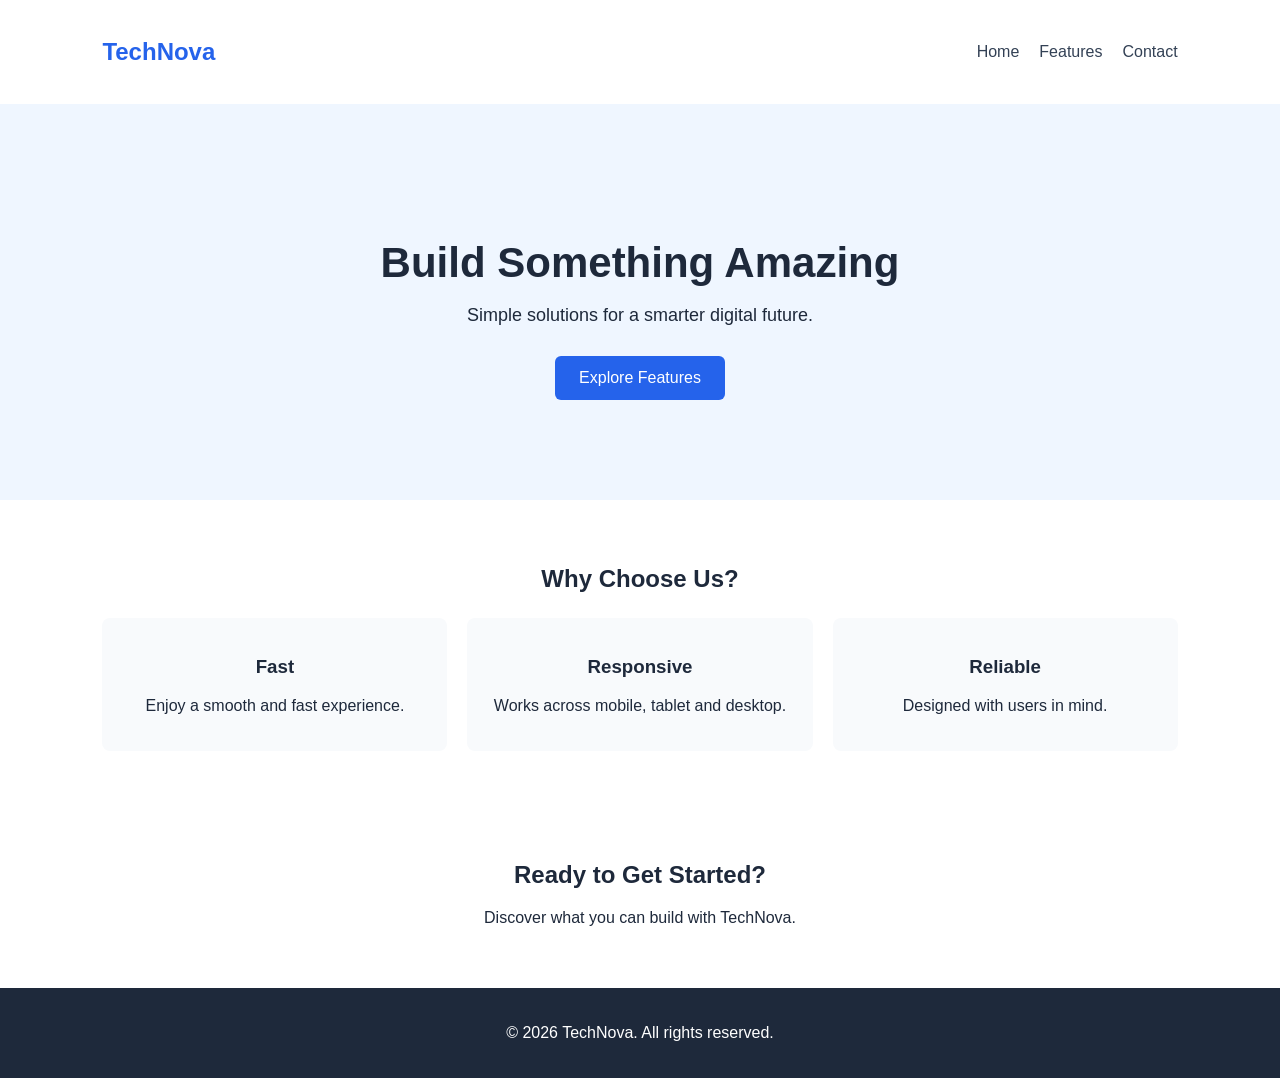
<file: Landing Page/index.html>
<!DOCTYPE html>
<html lang="en">
<head>
    <meta charset="UTF-8">
    <meta name="viewport" content="width=device-width, initial-scale=1.0">
    <title>Landing Page</title>
    <link rel="stylesheet" href="style.css">
</head>
<body>
    <header class="navbar">
        <h2>TechNova</h2>
        <nav>
            <a href="#home">Home</a>
            <a href="#features">Features</a>
            <a href="#contact">Contact</a>
        </nav>
    </header>

    <main>
        <section class="hero" id="home">
            <h1>Build Something Amazing</h1>
            <p>Simple solutions for a smarter digital future.</p>
            <a class="button" href="#features">Explore Features</a>
        </section>

        <section class="features" id="features">
            <h2>Why Choose Us?</h2>
            <div class="feature-list">
                <article>
                    <h3>Fast</h3>
                    <p>Enjoy a smooth and fast experience.</p>
                </article>
                <article>
                    <h3>Responsive</h3>
                    <p>Works across mobile, tablet and desktop.</p>
                </article>
                <article>
                    <h3>Reliable</h3>
                    <p>Designed with users in mind.</p>
                </article>
            </div>
        </section>

        <section class="contact" id="contact">
            <h2>Ready to Get Started?</h2>
            <p>Discover what you can build with TechNova.</p>
        </section>
    </main>

    <footer>
        <p>&copy; 2026 TechNova. All rights reserved.</p>
    </footer>
</body>
</html>
</file>
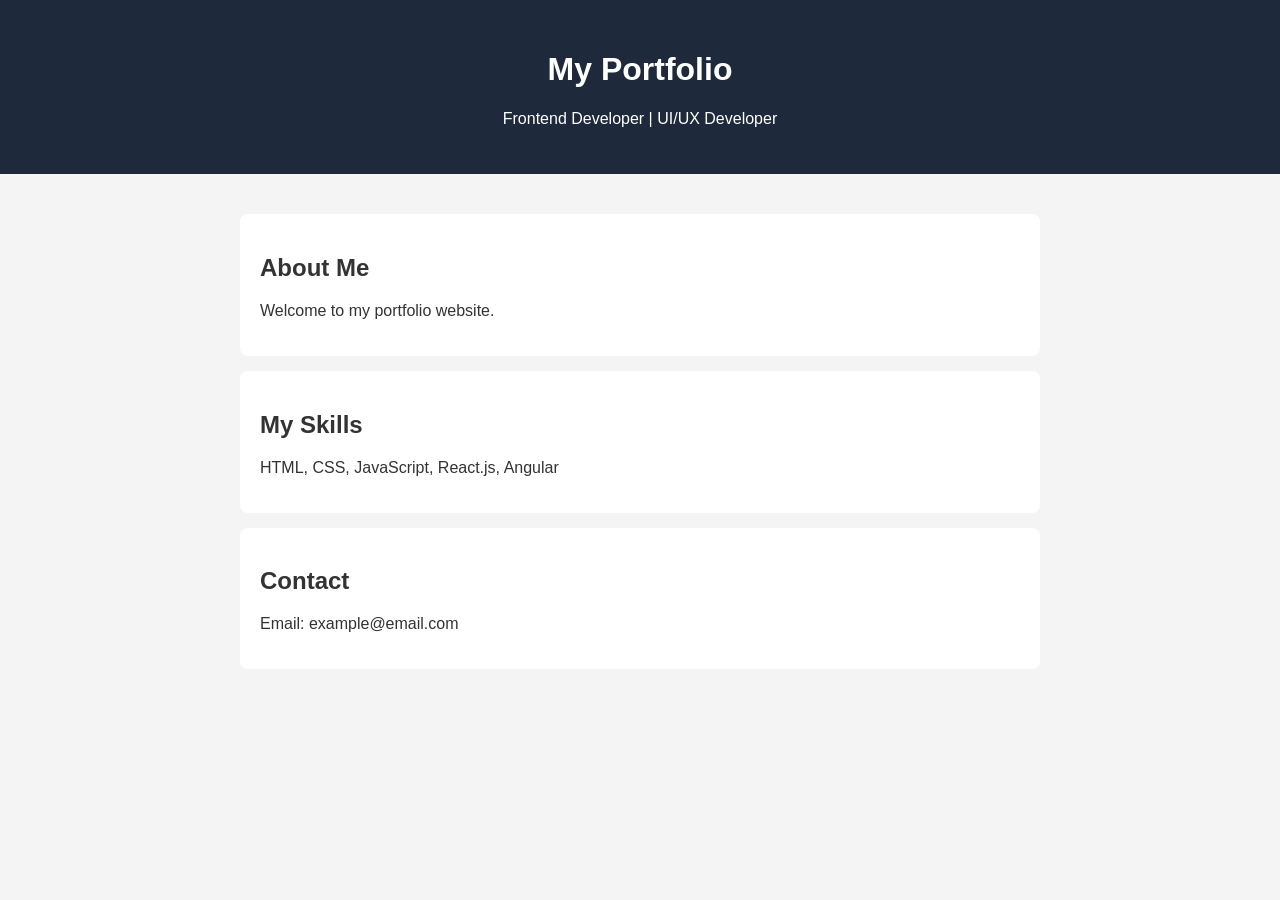
<file: Portfolio Website/index.html>
<!DOCTYPE html>
<html lang="en">
<head>
    <meta charset="UTF-8">
    <meta name="viewport" content="width=device-width, initial-scale=1.0">
    <title>My Portfolio</title>
    <link rel="stylesheet" href="style.css">
</head>
<body>
    <header>
        <h1>My Portfolio</h1>
        <p>Frontend Developer | UI/UX Developer</p>
    </header>

    <main>
        <section>
            <h2>About Me</h2>
            <p>Welcome to my portfolio website.</p>
        </section>

        <section>
            <h2>My Skills</h2>
            <p>HTML, CSS, JavaScript, React.js, Angular</p>
        </section>

        <section>
            <h2>Contact</h2>
            <p>Email: example@email.com</p>
        </section>
    </main>
</body>
</html>
</file>
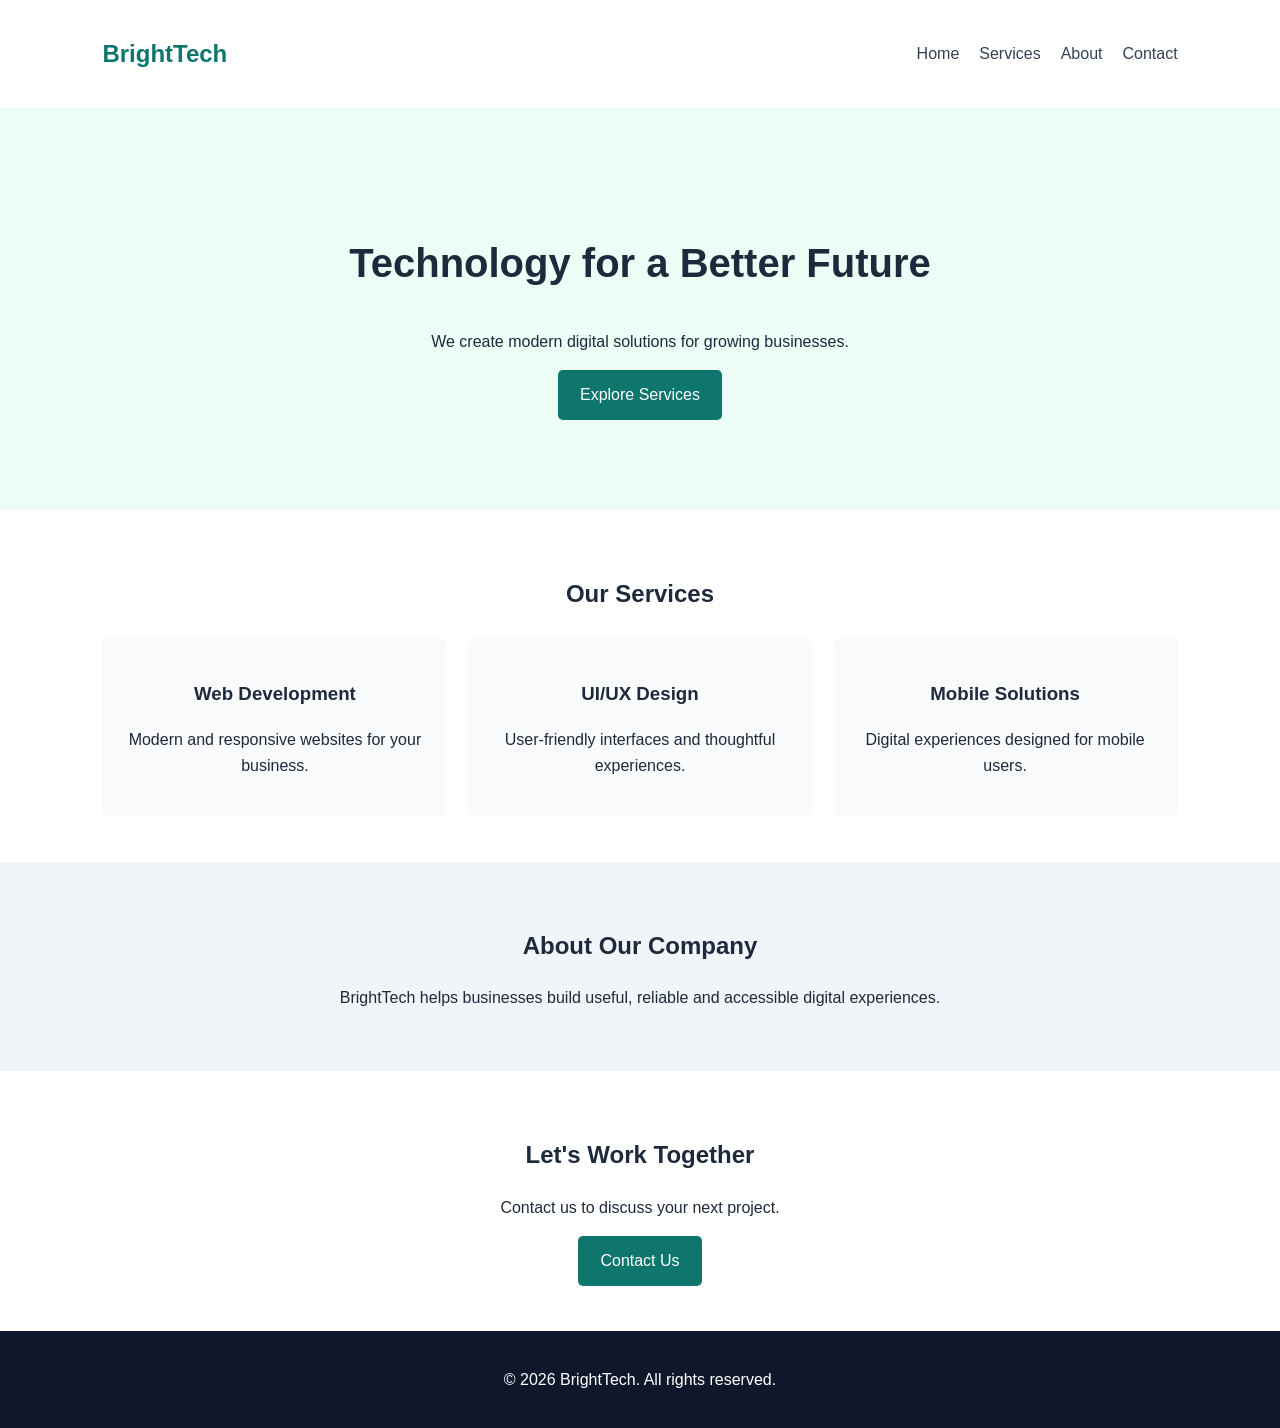
<file: Responsive Company Website/index.html>
<!DOCTYPE html>
<html lang="en">
<head>
    <meta charset="UTF-8">
    <meta name="viewport" content="width=device-width, initial-scale=1.0">
    <title>BrightTech Company</title>
    <link rel="stylesheet" href="style.css">
</head>
<body>
    <header class="header">
        <h2>BrightTech</h2>
        <nav>
            <a href="#home">Home</a>
            <a href="#services">Services</a>
            <a href="#about">About</a>
            <a href="#contact">Contact</a>
        </nav>
    </header>

    <main>
        <section class="hero" id="home">
            <h1>Technology for a Better Future</h1>
            <p>We create modern digital solutions for growing businesses.</p>
            <a href="#services" class="button">Explore Services</a>
        </section>

        <section class="services" id="services">
            <h2>Our Services</h2>
            <div class="service-list">
                <article>
                    <h3>Web Development</h3>
                    <p>Modern and responsive websites for your business.</p>
                </article>
                <article>
                    <h3>UI/UX Design</h3>
                    <p>User-friendly interfaces and thoughtful experiences.</p>
                </article>
                <article>
                    <h3>Mobile Solutions</h3>
                    <p>Digital experiences designed for mobile users.</p>
                </article>
            </div>
        </section>

        <section class="about" id="about">
            <h2>About Our Company</h2>
            <p>BrightTech helps businesses build useful, reliable and accessible digital experiences.</p>
        </section>

        <section class="contact" id="contact">
            <h2>Let's Work Together</h2>
            <p>Contact us to discuss your next project.</p>
            <a href="mailto:hello@example.com" class="button">Contact Us</a>
        </section>
    </main>

    <footer>
        <p>&copy; 2026 BrightTech. All rights reserved.</p>
    </footer>
</body>
</html>
</file>
<file: Landing Page/style.css>
* {
    box-sizing: border-box;
}

body {
    margin: 0;
    font-family: Arial, sans-serif;
    color: #1e293b;
}

.navbar {
    display: flex;
    justify-content: space-between;
    align-items: center;
    padding: 18px 8%;
    background: #ffffff;
}

.navbar h2 {
    color: #2563eb;
}

.navbar nav {
    display: flex;
    gap: 20px;
}

.navbar a {
    color: #334155;
    text-decoration: none;
}

.hero {
    text-align: center;
    padding: 100px 20px;
    background: #eff6ff;
}

.hero h1 {
    font-size: 42px;
    margin-bottom: 15px;
}

.hero p {
    font-size: 18px;
    margin-bottom: 30px;
}

.button {
    display: inline-block;
    padding: 13px 24px;
    color: white;
    background: #2563eb;
    border-radius: 6px;
    text-decoration: none;
}

.features,
.contact {
    text-align: center;
    padding: 45px 8%;
}

.feature-list {
    display: flex;
    justify-content: center;
    gap: 20px;
    margin-top: 25px;
}

.feature-list article {
    flex: 1;
    padding: 20px;
    background: #f8fafc;
    border-radius: 8px;
}

footer {
    padding: 20px;
    text-align: center;
    background: #1e293b;
    color: white;
}

@media (max-width: 600px) {
    .navbar {
        flex-direction: column;
        gap: 10px;
    }

    .hero h1 {
        font-size: 30px;
    }

    .feature-list {
        flex-direction: column;
    }
}
</file>
<file: Portfolio Website/style.css>
body {
    font-family: Arial, sans-serif;
    margin: 0;
    background-color: #f4f4f4;
    color: #333;
}

header {
    background-color: #1e293b;
    color: white;
    text-align: center;
    padding: 30px;
}

main {
    max-width: 800px;
    margin: 20px auto;
    padding: 20px;
}

section {
    background-color: white;
    padding: 20px;
    margin-bottom: 15px;
    border-radius: 8px;
}
</file>
<file: Responsive Company Website/style.css>
* {
    box-sizing: border-box;
}

body {
    margin: 0;
    font-family: Arial, sans-serif;
    color: #1e293b;
    line-height: 1.6;
}

.header {
    display: flex;
    justify-content: space-between;
    align-items: center;
    padding: 15px 8%;
    background: #ffffff;
}

.header h2 {
    color: #0f766e;
}

.header nav {
    display: flex;
    gap: 20px;
}

.header nav a {
    color: #334155;
    text-decoration: none;
}

.hero {
    text-align: center;
    padding: 90px 20px;
    background: #ecfdf5;
}

.hero h1 {
    font-size: 40px;
}

.button {
    display: inline-block;
    padding: 12px 22px;
    background: #0f766e;
    color: white;
    text-decoration: none;
    border-radius: 5px;
}

.services,
.about,
.contact {
    padding: 45px 8%;
    text-align: center;
}

.service-list {
    display: flex;
    gap: 20px;
    margin-top: 25px;
}

.service-list article {
    flex: 1;
    padding: 22px;
    background: #f8fafc;
    border-radius: 8px;
}

.about {
    background: #f1f5f9;
}

footer {
    text-align: center;
    padding: 20px;
    background: #0f172a;
    color: white;
}

@media (max-width: 600px) {
    .header {
        flex-direction: column;
    }

    .header nav {
        flex-wrap: wrap;
        justify-content: center;
    }

    .hero h1 {
        font-size: 29px;
    }

    .service-list {
        flex-direction: column;
    }
}
</file>
